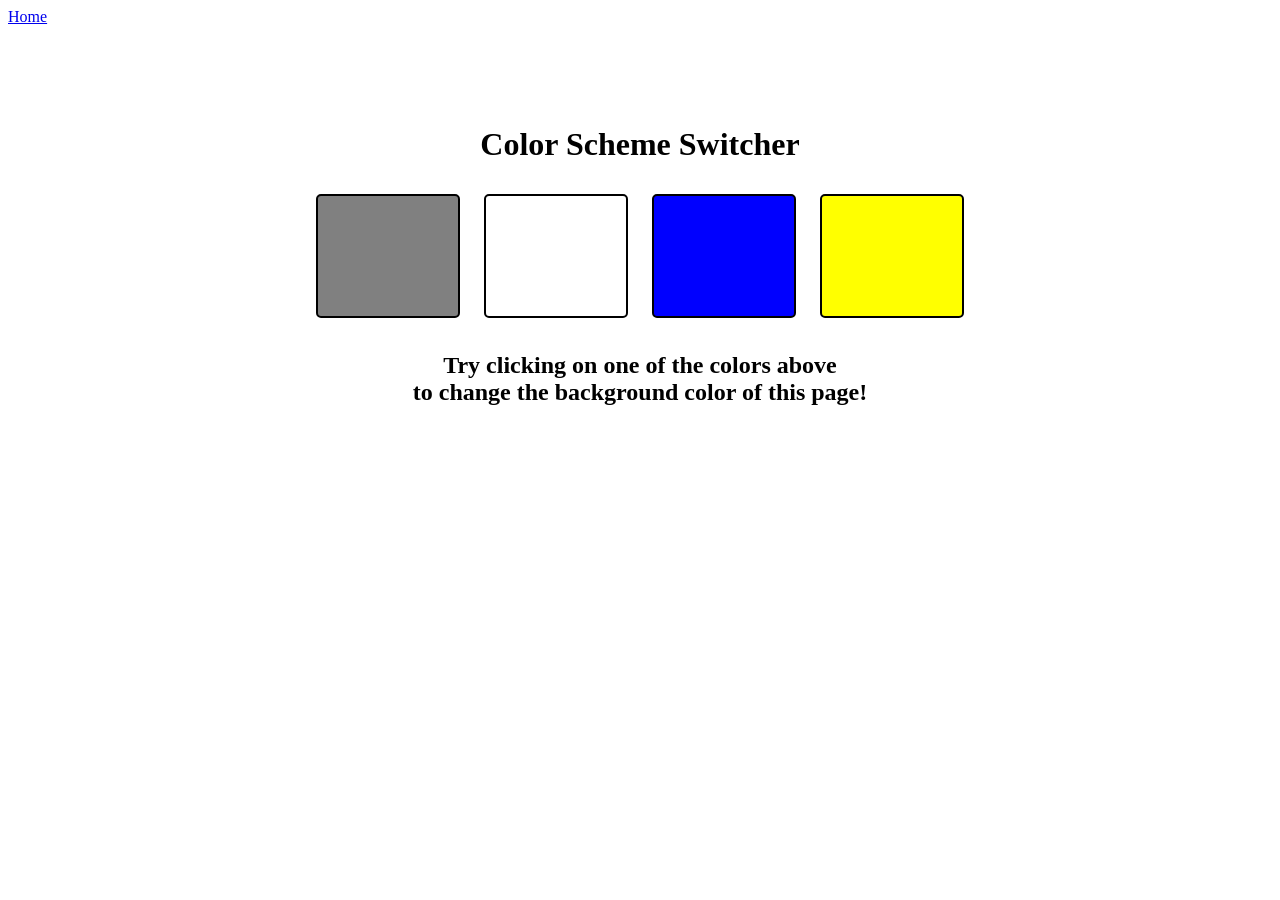
<file: projects/1-colorChanger/index.html>
<!DOCTYPE html>
<html lang="en">
  <head>
    <meta charset="UTF-8" />
    <meta name="viewport" content="width=device-width, initial-scale=1.0" />
    <meta http-equiv="X-UA-Compatible" content="ie=edge" />
    <link rel="stylesheet" href="style.css" />
    <!-- <link rel="stylesheet" href="../styles.css" /> -->
    <title>JavaScript Background Color Switcher</title>
  </head>
  <body>
    <nav>
      <a href="/index.html" aria-current="page">Home</a>

    </nav>
    <div class="canvas">
      <h1>Color Scheme Switcher</h1>
      <span class="button" id="grey"></span>
      <span class="button" id="white"></span>
      <span class="button" id="blue"></span>
      <span class="button" id="yellow"></span>
      <h2>
        Try clicking on one of the colors above
        <span>to change the background color of this page!</span>
      </h2>
    </div>
    <script src="script1.js"></script>
  </body>
</html>
</file>
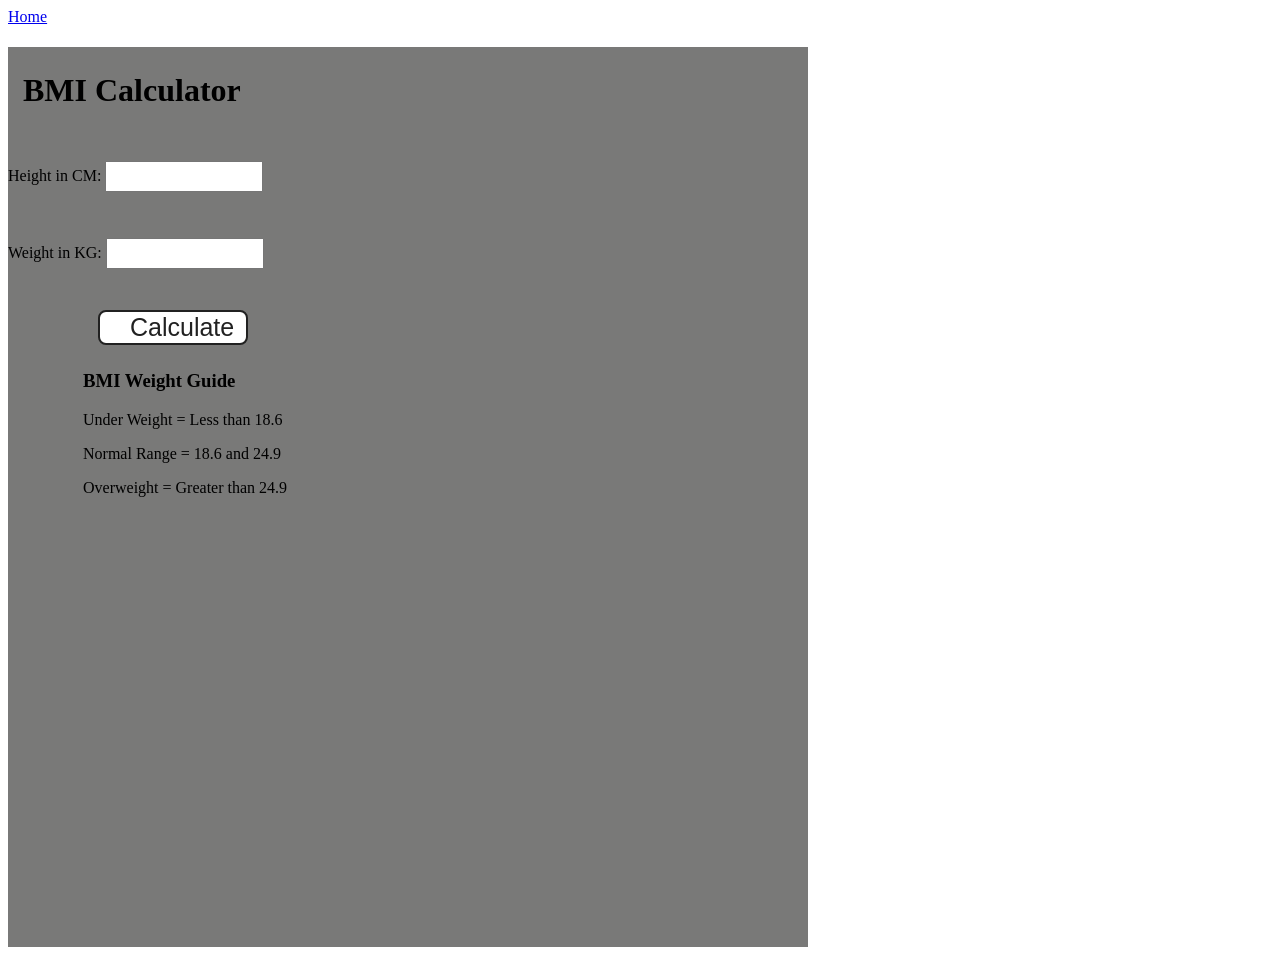
<file: projects/2-BMICalculator/index.html>
<!DOCTYPE html>
<html lang="en">
  <head>
    <meta charset="UTF-8" />
    <meta name="viewport" content="width=device-width, initial-scale=1.0" />
    <meta http-equiv="X-UA-Compatible" content="ie=edge" />
    <link rel="stylesheet" href="style.css" />
    <!-- <link rel="stylesheet" href="../styles.css" /> -->
    <title>BMI Calculator</title>
  </head>
  <body>
    <nav>
    <a href="/index.html" aria-current="page">Home</a>
    </nav>
    <div class="container">
      <h1>BMI Calculator</h1>
      <form>
        <p><label>Height in CM: </label><input type="text" id="height" /></p>
        <p><label>Weight in KG: </label><input type="text" id="weight" /></p>
        <button>Calculate</button>
        <div id="results"></div>
        <div id="weight-guide">
          <h3>BMI Weight Guide</h3>
          <p>Under Weight = Less than 18.6</p>
          <p>Normal Range = 18.6 and 24.9</p>
          <p>Overweight = Greater than 24.9</p>
        </div>
      </form>
    </div>
  </body>
  <script src="script.js"></script>
</html>
</file>
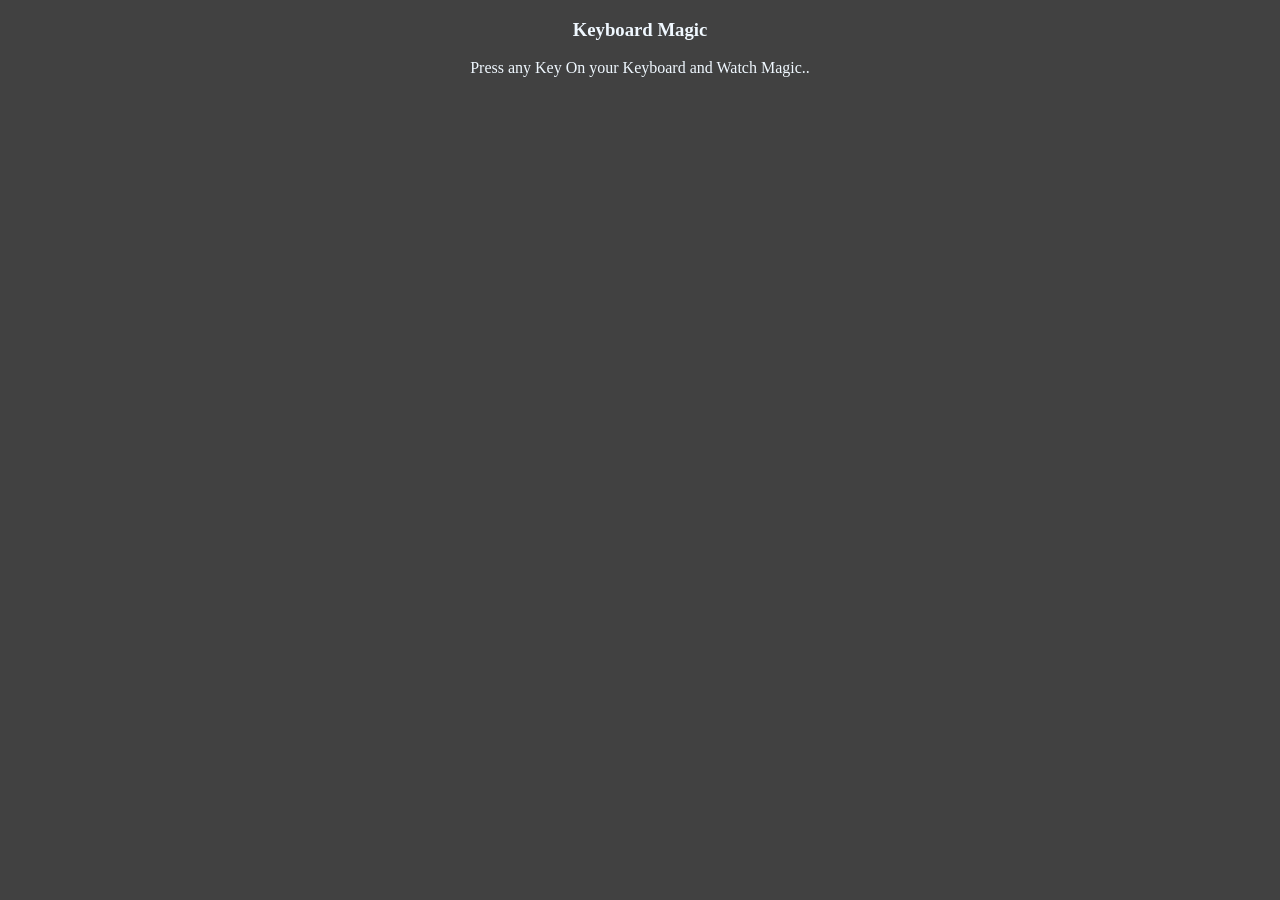
<file: projects/3-Keyboard/index.html>
<!DOCTYPE html>
<html lang="en">
<head>
    <meta charset="UTF-8">
    <meta name="viewport" content="width=device-width, initial-scale=1.0">
    <title>Keyboard Magic</title>
    <link rel="stylesheet" href="style.css">
</head>
<body>
    <div class="project">
        <div id="insert">
            <h3>Keyboard Magic</h3>
            <div class="key">Press any Key On your Keyboard and Watch Magic..</div>
        </div>
    </div>
</body>
<script src="script.js"></script>
</html>
</file>
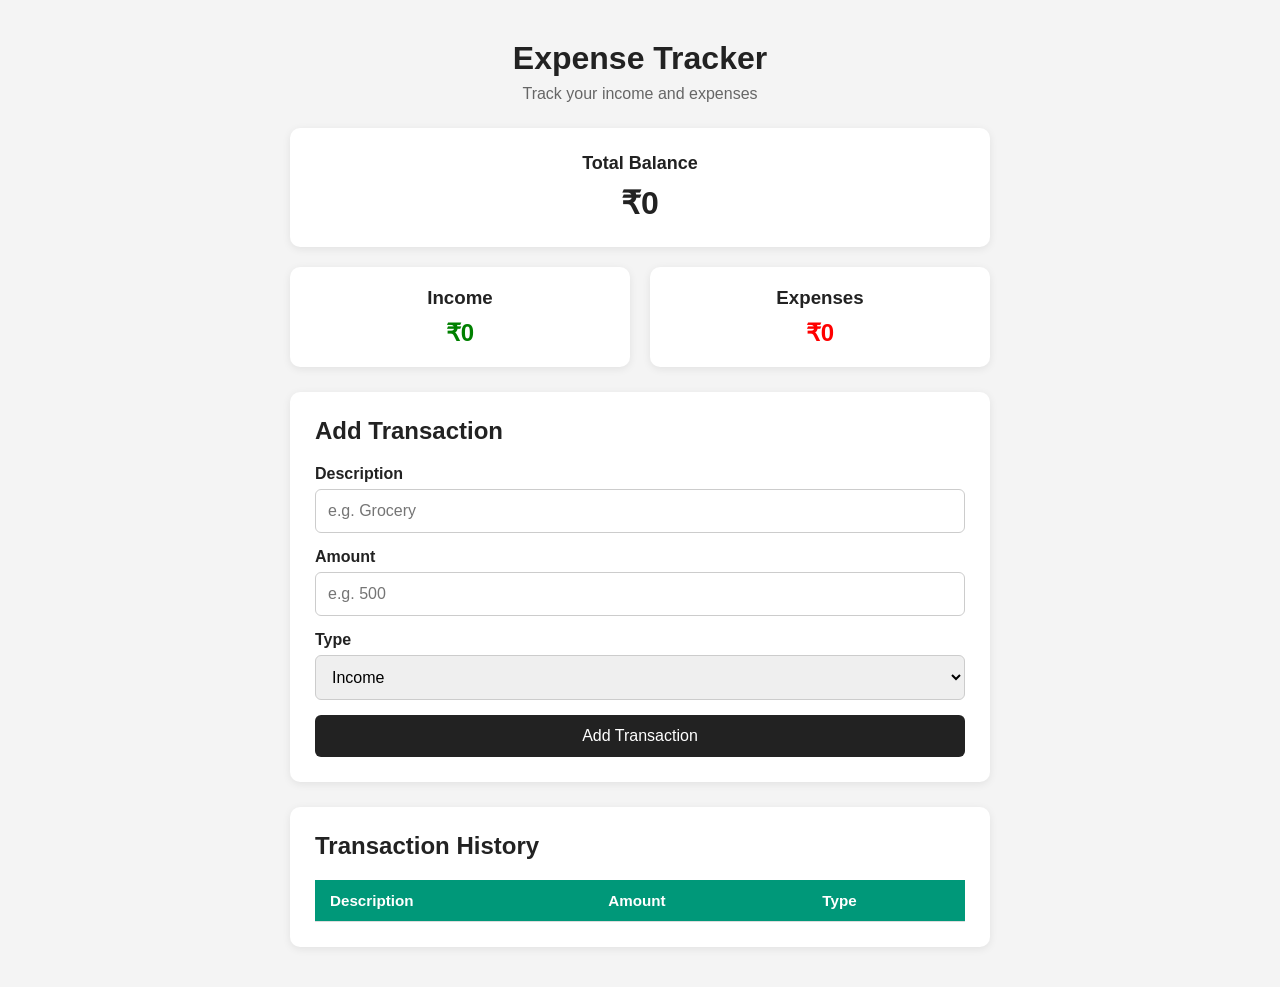
<file: projects/4-ExpenseTracker/index.html>
<!DOCTYPE html>
<html lang="en">

<head>
    <meta charset="UTF-8">
    <meta name="viewport" content="width=device-width, initial-scale=1.0">
    <title>Expense Tracker</title>
    <link rel="stylesheet" href="style.css">
</head>

<body>

    <div class="container">

        <header>
            <h1>Expense Tracker</h1>
            <p>Track your income and expenses</p>
        </header>

        <!-- Balance -->
        <section class="balance-box">
            <h2>Total Balance</h2>
            <h3 id="balance">₹0</h3>
        </section>

        <!-- Income & Expense -->
        <section class="summary">
            <div class="summary-box income">
                <h3>Income</h3>
                <p id="income">₹0</p>
            </div>

            <div class="summary-box expense">
                <h3>Expenses</h3>
                <p id="expense">₹0</p>
            </div>
        </section>

        <!-- Add Transaction -->
        <section class="form-section">
            <h2>Add Transaction</h2>

            <form id="transaction-form">

                <div class="input-group">
                    <label for="description">Description</label>
                    <input type="text" id="description" placeholder="e.g. Grocery">
                </div>

                <div class="input-group">
                    <label for="amount">Amount</label>
                    <input type="number" id="amount" placeholder="e.g. 500">
                </div>

                <div class="input-group">
                    <label for="type">Type</label>

                    <select id="type">
                        <option value="income">Income</option>
                        <option value="expense">Expense</option>
                    </select>
                </div>

                <button type="submit" id="submit">Add Transaction</button>

            </form>
        </section>

        <!-- Transactions -->
        <section class="transactions">

            <h2>Transaction History</h2>



            
            <table>
                <thead>
                    <tr>
                        <th>Description</th>
                        <th>Amount</th>
                        <th>Type</th>
                    </tr>
                </thead>
                <tbody id="new-list">
                        <!-- JavaScript will add transactions here -->
                </tbody>

            </table>



        </section>

    </div>

    <script src="script.js"></script>

</body>

</html>
</file>
<file: projects/1-colorChanger/style.css>
html {
  margin: 0;
}


span {
  display: block;
}
.canvas {
  margin: 100px auto 100px;
  width: 80%;
  text-align: center;
}

.button {
  margin: 10px;
  width: 100px;
  height: 100px;
  border: solid black 2px;
  display: inline-block;
  padding: 10px 20px;
  border-radius: 5px;
  cursor: pointer;
  transition: transform 0.3s ease-in-out;
}
.button:hover{
  
  transform: scale(1.1); 
}

#grey {
  background: grey;
}

#white {
  background: white;
}
#blue {
  background: blue;
}
#yellow {
  background: yellow;
}
</file>
<file: projects/2-BMICalculator/style.css>
.container {
  width: 800px;
  height: 100vh;
  background-color: #797978;
}
#height,
#weight {
  width: 150px;
  height: 25px;
  margin-top: 30px;
}

#weight-guide {
  margin-left: 75px;
  margin-top: 25px;
}

#results {
  font-size: 35px;
  margin-left: 90px;
  margin-top: 20px;
  color: rgb(241, 241, 241);
}

button {
  width: 150px;
  height: 35px;
  margin-left: 90px;
  margin-top: 25px;
  background-color: #fff;
  padding: 1px 30px;
  border-radius: 8px;
  color: #212121;
  text-decoration: none;
  border: 2px solid #212121;

  font-size: 25px;
}

h1 {
  padding-left: 15px;
  padding-top: 25px;
  
}
</file>
<file: projects/3-Keyboard/style.css>
body{
    background-color: #414141;
    color: aliceblue;
}
#insert{
    align-items: flex-end;
    text-align: center;
}
.color{
    align-items: center;
    text-align: center;
    box-sizing: border-box;
    border: 5px;
    border-color: black;
}
</file>
<file: projects/4-ExpenseTracker/style.css>
* {
    margin: 0;
    padding: 0;
    box-sizing: border-box;
}

body {
    font-family: Arial, sans-serif;
    background: #f4f4f4;
    color: #222;
}

.container {
    width: 90%;
    max-width: 700px;
    margin: 40px auto;
}

/* Header */

header {
    text-align: center;
    margin-bottom: 25px;
}

header h1 {
    margin-bottom: 8px;
}

header p {
    color: #666;
}

/* Balance */

.balance-box {
    background: white;
    padding: 25px;
    text-align: center;
    border-radius: 10px;
    margin-bottom: 20px;
    box-shadow: 0 2px 8px rgba(0, 0, 0, 0.08);
}

.balance-box h2 {
    font-size: 18px;
    margin-bottom: 10px;
}

.balance-box h3 {
    font-size: 32px;
}

/* Summary */

.summary {
    display: flex;
    gap: 20px;
    margin-bottom: 25px;
}

.summary-box {
    flex: 1;
    background: white;
    padding: 20px;
    text-align: center;
    border-radius: 10px;
    box-shadow: 0 2px 8px rgba(0, 0, 0, 0.08);
}

.summary-box h3 {
    margin-bottom: 10px;
}

.summary-box p {
    font-size: 24px;
    font-weight: bold;
}

.income p {
    color: green;
}

.expense p {
    color: red;
}

/* Form */

.form-section {
    background: white;
    padding: 25px;
    border-radius: 10px;
    margin-bottom: 25px;
    box-shadow: 0 2px 8px rgba(0, 0, 0, 0.08);
}

.form-section h2 {
    margin-bottom: 20px;
}

.input-group {
    margin-bottom: 15px;
}

.input-group label {
    display: block;
    margin-bottom: 6px;
    font-weight: bold;
}

.input-group input,
.input-group select {
    width: 100%;
    padding: 12px;
    border: 1px solid #ccc;
    border-radius: 6px;
    font-size: 16px;
}

button {
    width: 100%;
    padding: 12px;
    border: none;
    border-radius: 6px;
    background: #222;
    color: white;
    font-size: 16px;
    cursor: pointer;
}

button:hover {
    background: #444;
}

/* Transactions */

.transactions {
    background: white;
    padding: 25px;
    border-radius: 10px;
    box-shadow: 0 2px 8px rgba(0, 0, 0, 0.08);
}

.transactions h2 {
    margin-bottom: 20px;
}

#transaction-list {
    list-style: none;
}

.transaction {
    display: flex;
    justify-content: space-between;
    align-items: center;
    padding: 15px;
    border-bottom: 1px solid #ddd;
}

.transaction:last-child {
    border-bottom: none;
}

.transaction-info h3 {
    margin-bottom: 5px;
}

.transaction-info p {
    color: #777;
}

.transaction-amount {
    font-weight: bold;
}

/* Mobile */

@media (max-width: 600px) {

    .summary {
        flex-direction: column;
    }

    .container {
        width: 95%;
        margin: 20px auto;
    }

}

/* Base table layout */
table {
  width: 100%;
  border-collapse: collapse; /* Merges borders into a single clean line */
  font-family: sans-serif;
  font-size: 0.95rem;
  background-color: #ffffff;
  text-align: left;
}

/* Header row styling */
thead tr {
  background-color: #009879; /* Modern teal color */
  color: #ffffff;
  font-weight: bold;
}

/* Cell spacing and alignment */
th, td {
  padding: 12px 15px;
  border-bottom: 1px solid #dddddd;
}

/* Zebra striping - targets every even data row */
tbody tr:nth-of-type(even) {
  background-color: #f3f3f3;
}

/* Hover effect to highlight rows when looking at data */
tbody tr:hover {
  background-color: #f1f7f6;
  cursor: pointer;
}
</file>
